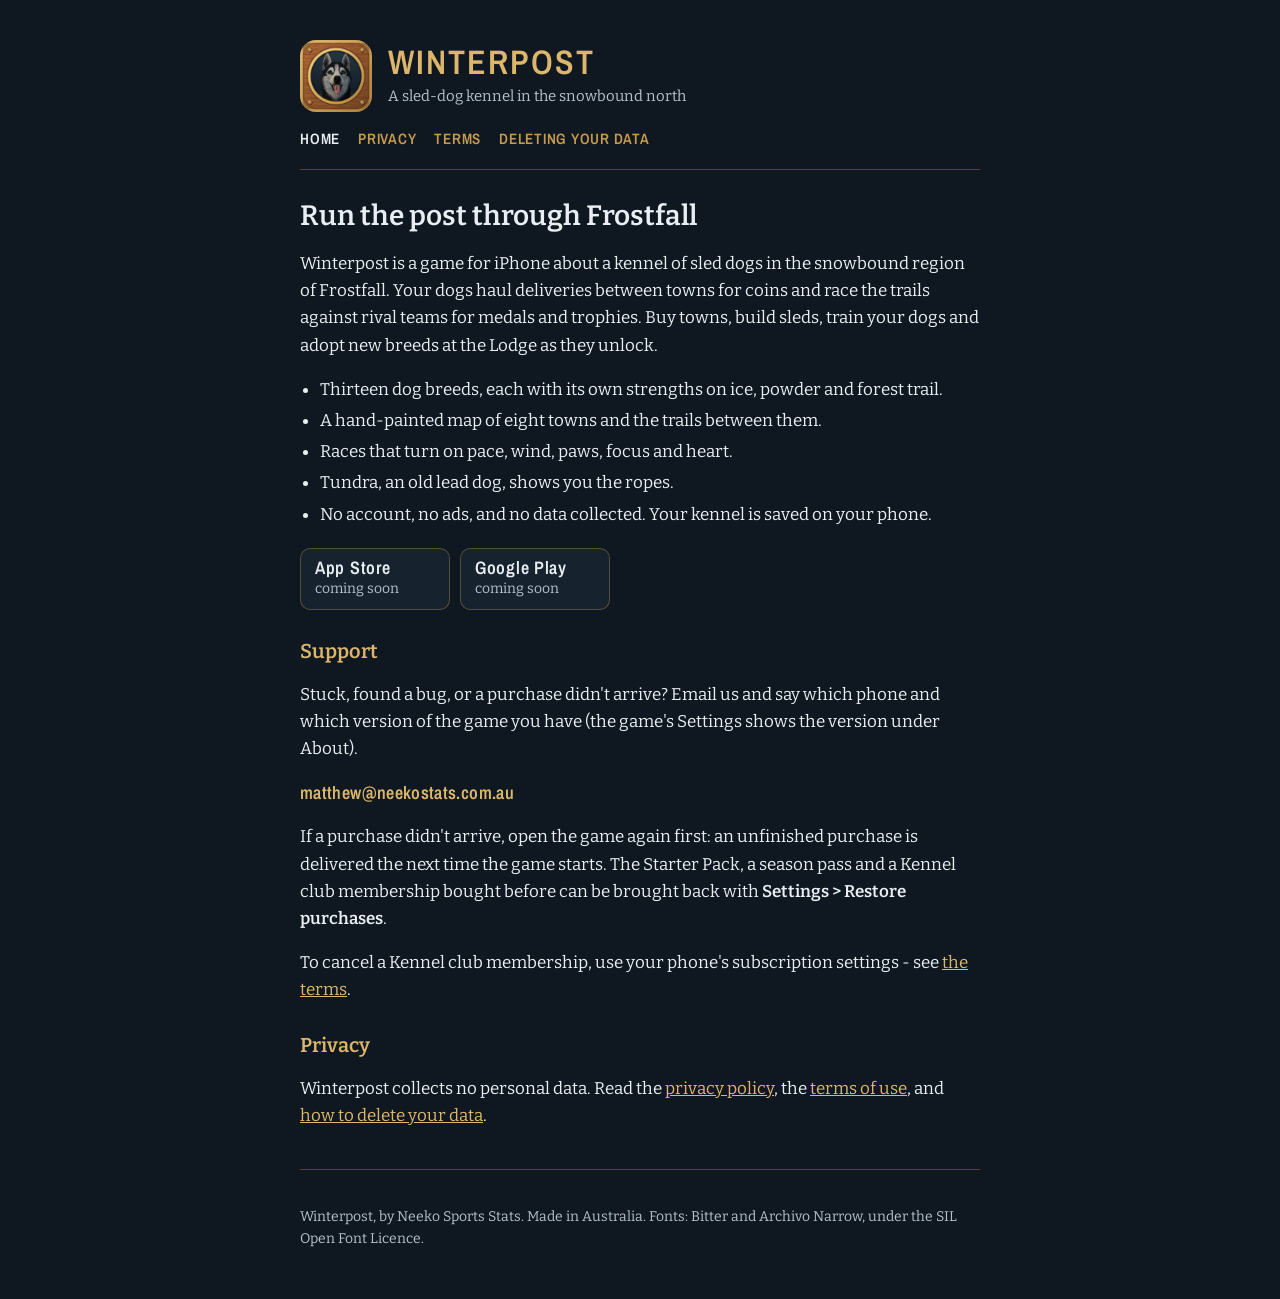
<file: index.html>
<!doctype html>
<html lang="en-AU">
<head>
<meta charset="utf-8">
<meta name="viewport" content="width=device-width, initial-scale=1">
<title>Winterpost</title>
<meta name="description" content="Winterpost: run a sled-dog kennel in the snowbound region of Frostfall. Deliver between towns, race the trails, raise your dogs.">
<meta name="theme-color" content="#0f1820">
<link rel="icon" type="image/png" href="favicon.png">
<link rel="apple-touch-icon" href="apple-touch-icon.png">
<link rel="stylesheet" href="style.css">
</head>
<body>
<header>
  <img src="icon-192.png" width="72" height="72" alt="Winterpost's icon: Juno, a husky, in a brass porthole">
  <div>
    <p class="wordmark">Winterpost</p>
    <p class="tagline">A sled-dog kennel in the snowbound north</p>
  </div>
</header>
<nav>
  <a href="index.html" aria-current="page">Home</a>
  <a href="privacy.html">Privacy</a>
  <a href="terms.html">Terms</a>
  <a href="delete-data.html">Deleting your data</a>
</nav>
<main>
  <h1>Run the post through Frostfall</h1>
  <p>Winterpost is a game for iPhone about a kennel of sled dogs in the snowbound region of Frostfall. Your dogs haul
  deliveries between towns for coins and race the trails against rival teams for medals and trophies. Buy towns, build
  sleds, train your dogs and adopt new breeds at the Lodge as they unlock.</p>
  <ul>
    <li>Thirteen dog breeds, each with its own strengths on ice, powder and forest trail.</li>
    <li>A hand-painted map of eight towns and the trails between them.</li>
    <li>Races that turn on pace, wind, paws, focus and heart.</li>
    <li>Tundra, an old lead dog, shows you the ropes.</li>
    <li>No account, no ads, and no data collected. Your kennel is saved on your phone.</li>
  </ul>
  <div class="badges">
    <p class="badge"><span class="badge-store">App Store</span> <span class="badge-note">coming soon</span></p>
    <p class="badge"><span class="badge-store">Google Play</span> <span class="badge-note">coming soon</span></p>
  </div>

  <h2 id="support">Support</h2>
  <p>Stuck, found a bug, or a purchase didn't arrive? Email us and say which phone and which version of the game you
  have (the game's Settings shows the version under About).</p>
  <p class="email">matthew@neekostats.com.au</p>
  <p>If a purchase didn't arrive, open the game again first: an unfinished purchase is delivered the next time the game
  starts. The Starter Pack, a season pass and a Kennel club membership bought before can be brought back with
  <strong>Settings &gt; Restore purchases</strong>.</p>
  <p>To cancel a Kennel club membership, use your phone's subscription settings - see
  <a href="terms.html#kennel-club">the terms</a>.</p>

  <h2>Privacy</h2>
  <p>Winterpost collects no personal data. Read the <a href="privacy.html">privacy policy</a>, the
  <a href="terms.html">terms of use</a>, and <a href="delete-data.html">how to delete your data</a>.</p>
</main>
<footer>Winterpost, by Neeko Sports Stats. Made in Australia. Fonts: Bitter and Archivo Narrow, under the SIL Open Font
Licence.</footer>
</body>
</html>
</file>
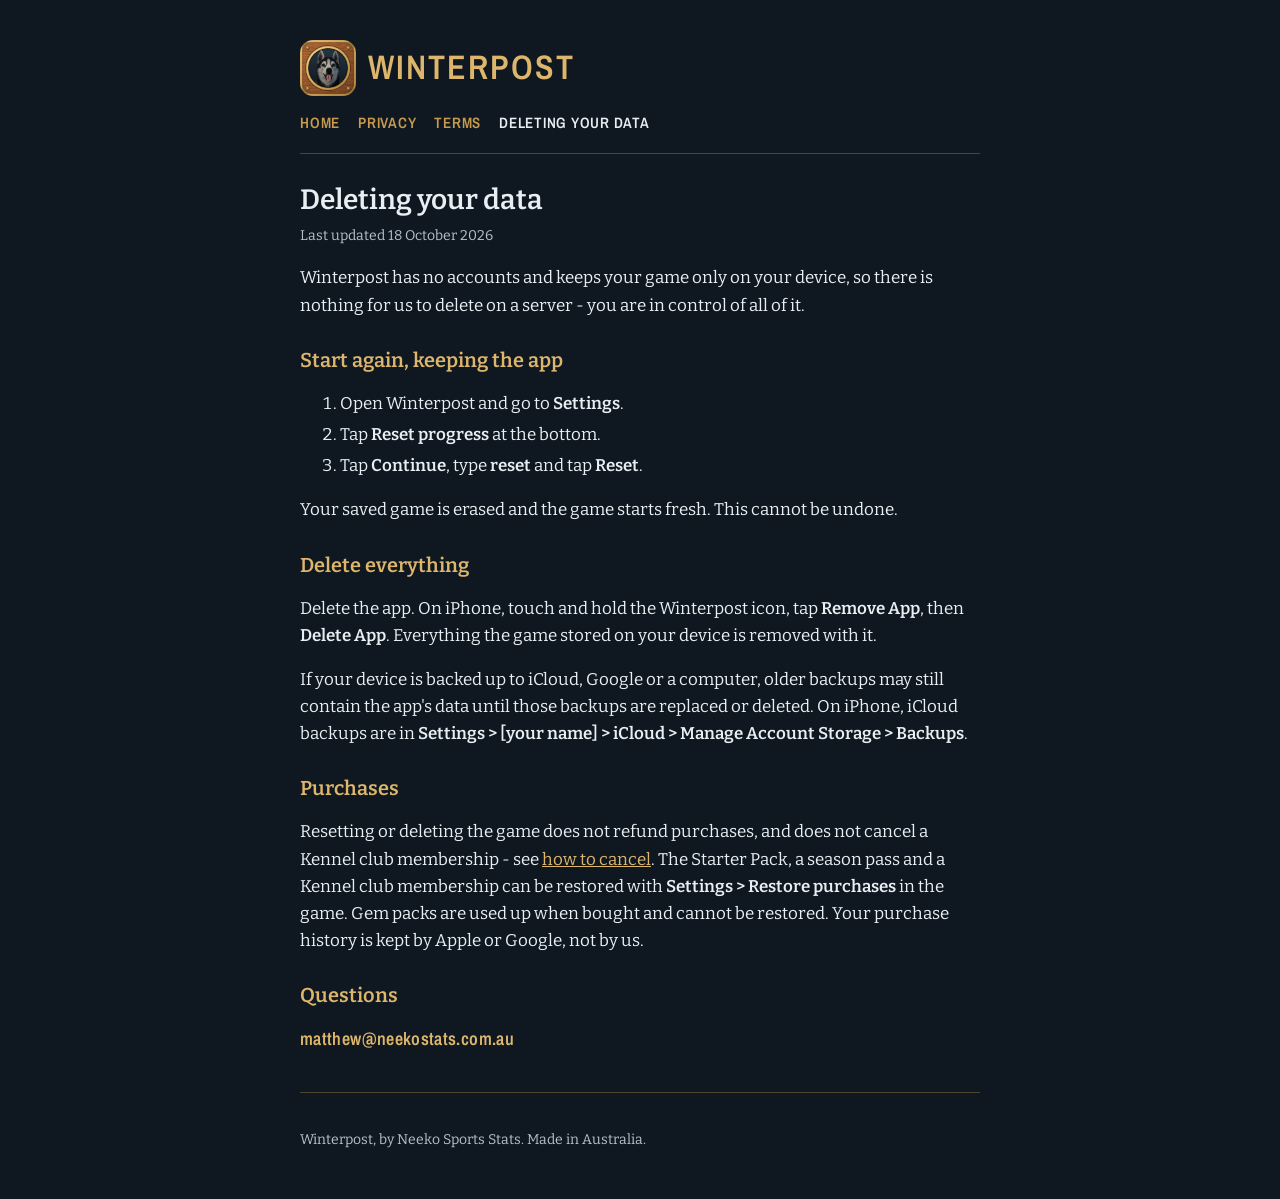
<file: delete-data.html>
<!doctype html>
<html lang="en-AU">
<head>
<meta charset="utf-8">
<meta name="viewport" content="width=device-width, initial-scale=1">
<title>Deleting your data - Winterpost</title>
<meta name="description" content="How to delete your Winterpost data: Reset progress, or delete the app.">
<meta name="theme-color" content="#0f1820">
<link rel="icon" type="image/png" href="favicon.png">
<link rel="apple-touch-icon" href="apple-touch-icon.png">
<link rel="stylesheet" href="style.css">
</head>
<body>
<header>
  <a href="index.html" class="home"><img src="icon-192.png" width="56" height="56" alt=""><span class="wordmark">Winterpost</span></a>
</header>
<nav>
  <a href="index.html">Home</a>
  <a href="privacy.html">Privacy</a>
  <a href="terms.html">Terms</a>
  <a href="delete-data.html" aria-current="page">Deleting your data</a>
</nav>
<main>
  <h1>Deleting your data</h1>
  <p class="updated">Last updated 18 October 2026</p>

  <p>Winterpost has no accounts and keeps your game only on your device, so there is nothing for us to delete on a
  server - you are in control of all of it.</p>

  <h2>Start again, keeping the app</h2>
  <ol>
    <li>Open Winterpost and go to <strong>Settings</strong>.</li>
    <li>Tap <strong>Reset progress</strong> at the bottom.</li>
    <li>Tap <strong>Continue</strong>, type <strong>reset</strong> and tap <strong>Reset</strong>.</li>
  </ol>
  <p>Your saved game is erased and the game starts fresh. This cannot be undone.</p>

  <h2>Delete everything</h2>
  <p>Delete the app. On iPhone, touch and hold the Winterpost icon, tap <strong>Remove App</strong>, then
  <strong>Delete App</strong>. Everything the game stored on your device is removed with it.</p>
  <p>If your device is backed up to iCloud, Google or a computer, older backups may still contain the app's data until
  those backups are replaced or deleted. On iPhone, iCloud backups are in <strong>Settings &gt; [your name] &gt; iCloud
  &gt; Manage Account Storage &gt; Backups</strong>.</p>

  <h2>Purchases</h2>
  <p>Resetting or deleting the game does not refund purchases, and does not cancel a Kennel club membership - see
  <a href="terms.html#kennel-club">how to cancel</a>. The Starter Pack, a season pass and a Kennel club membership can be
  restored with <strong>Settings &gt; Restore purchases</strong> in the game. Gem packs are used up when bought and
  cannot be restored. Your purchase history is kept by Apple or Google, not by us.</p>

  <h2>Questions</h2>
  <p class="email">matthew@neekostats.com.au</p>
</main>
<footer>Winterpost, by Neeko Sports Stats. Made in Australia.</footer>
</body>
</html>
</file>
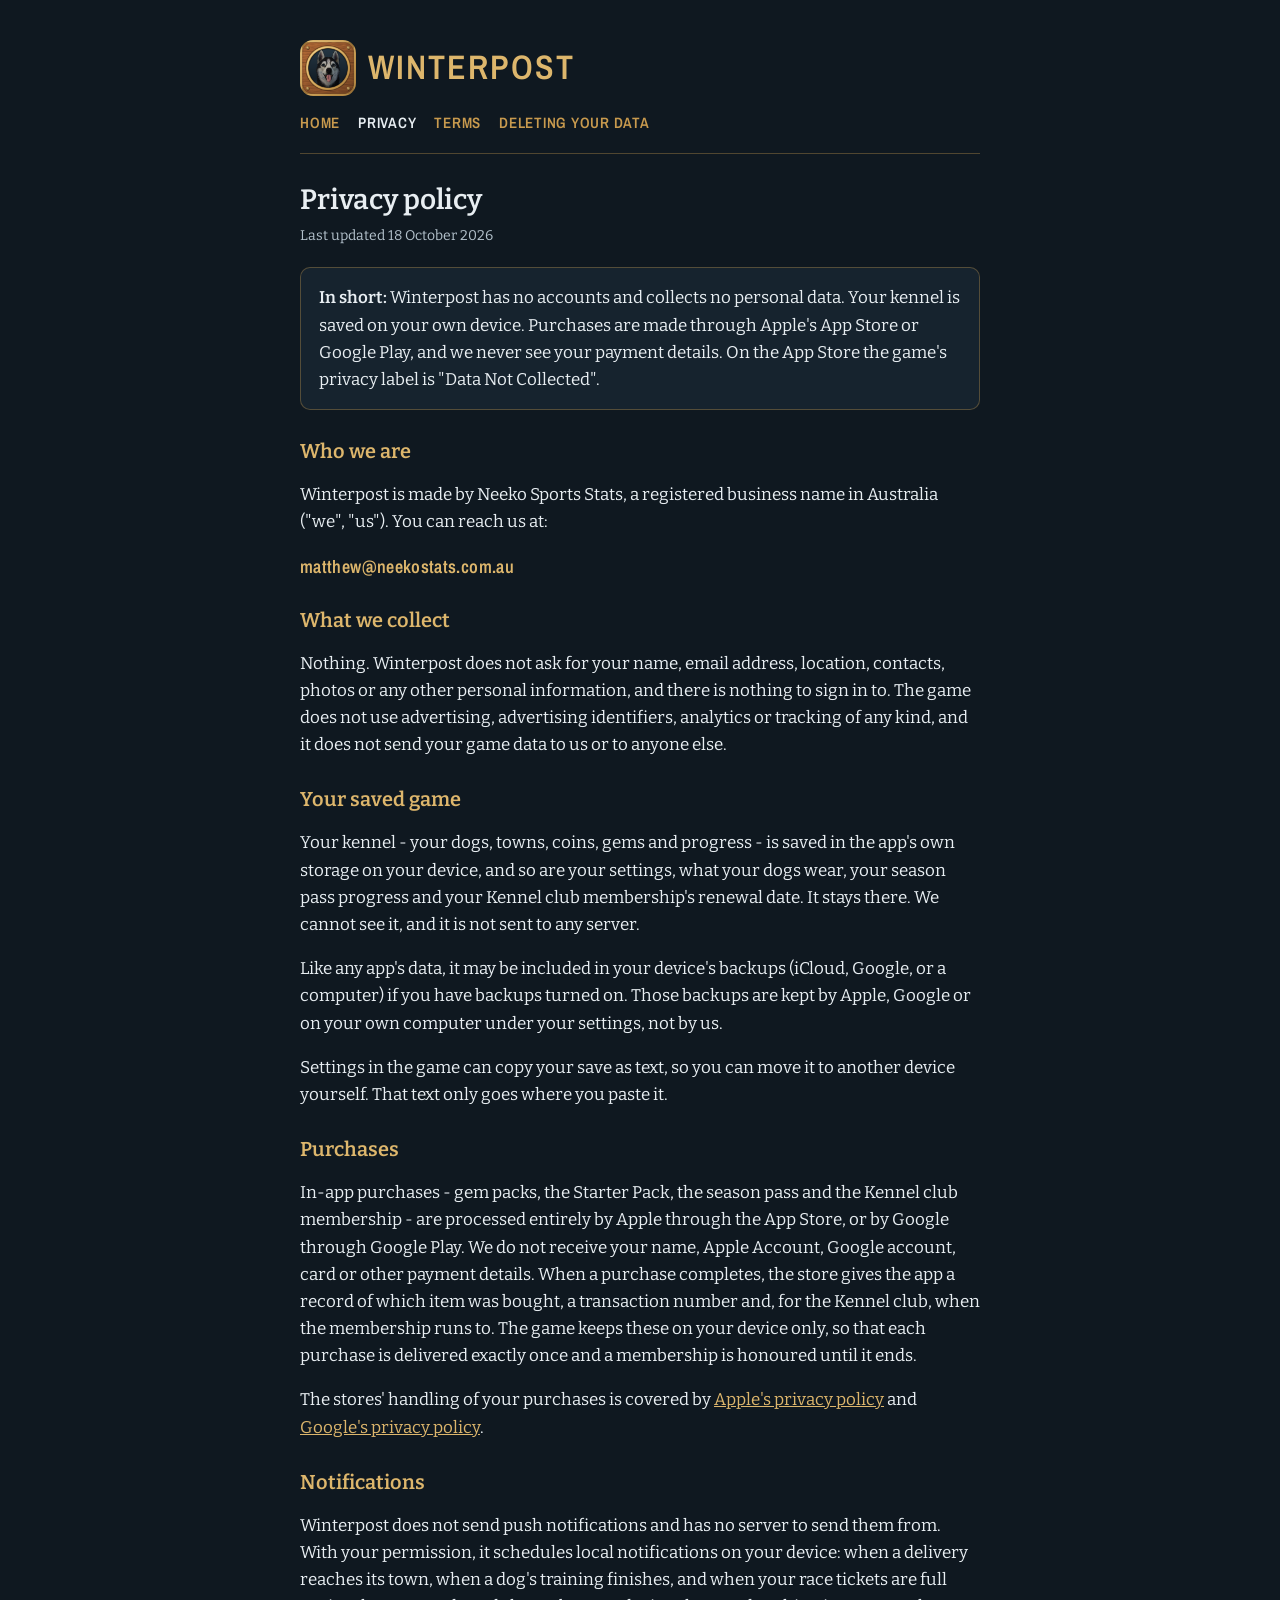
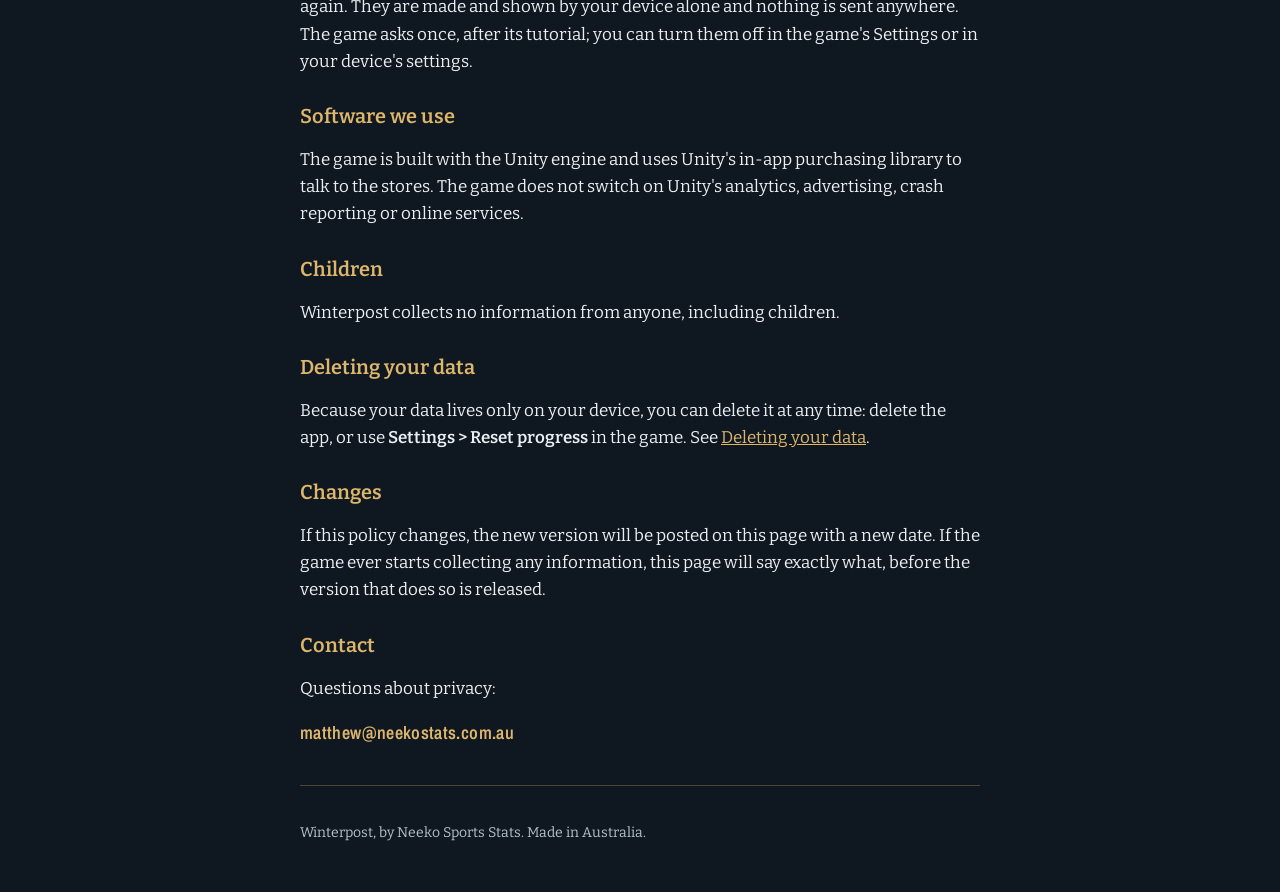
<file: privacy.html>
<!doctype html>
<html lang="en-AU">
<head>
<meta charset="utf-8">
<meta name="viewport" content="width=device-width, initial-scale=1">
<title>Privacy policy - Winterpost</title>
<meta name="description" content="Winterpost collects no personal data. Your kennel is saved on your device.">
<meta name="theme-color" content="#0f1820">
<link rel="icon" type="image/png" href="favicon.png">
<link rel="apple-touch-icon" href="apple-touch-icon.png">
<link rel="stylesheet" href="style.css">
</head>
<body>
<header>
  <a href="index.html" class="home"><img src="icon-192.png" width="56" height="56" alt=""><span class="wordmark">Winterpost</span></a>
</header>
<nav>
  <a href="index.html">Home</a>
  <a href="privacy.html" aria-current="page">Privacy</a>
  <a href="terms.html">Terms</a>
  <a href="delete-data.html">Deleting your data</a>
</nav>
<main>
  <h1>Privacy policy</h1>
  <p class="updated">Last updated 18 October 2026</p>

  <div class="card">
    <p><strong>In short:</strong> Winterpost has no accounts and collects no personal data. Your kennel is saved on your
    own device. Purchases are made through Apple's App Store or Google Play, and we never see your payment details. On
    the App Store the game's privacy label is "Data Not Collected".</p>
  </div>

  <h2>Who we are</h2>
  <p>Winterpost is made by Neeko Sports Stats, a registered business name in Australia ("we", "us").
  You can reach us at:</p>
  <p class="email">matthew@neekostats.com.au</p>

  <h2>What we collect</h2>
  <p>Nothing. Winterpost does not ask for your name, email address, location, contacts, photos or any other personal
  information, and there is nothing to sign in to. The game does not use advertising, advertising identifiers,
  analytics or tracking of any kind, and it does not send your game data to us or to anyone else.</p>

  <h2>Your saved game</h2>
  <p>Your kennel - your dogs, towns, coins, gems and progress - is saved in the app's own storage on your device, and
  so are your settings, what your dogs wear, your season pass progress and your Kennel club membership's renewal date.
  It stays there. We cannot see it, and it is not sent to any server.</p>
  <p>Like any app's data, it may be included in your device's backups (iCloud, Google, or a computer) if you have
  backups turned on. Those backups are kept by Apple, Google or on your own computer under your settings, not by us.</p>
  <p>Settings in the game can copy your save as text, so you can move it to another device yourself. That text only
  goes where you paste it.</p>

  <h2>Purchases</h2>
  <p>In-app purchases - gem packs, the Starter Pack, the season pass and the Kennel club membership - are processed
  entirely by Apple through the App Store, or by Google through Google Play. We do not receive your name, Apple Account,
  Google account, card or other payment details. When a purchase completes, the store gives the app a record of which
  item was bought, a transaction number and, for the Kennel club, when the membership runs to. The game keeps these on
  your device only, so that each purchase is delivered exactly once and a membership is honoured until it ends.</p>
  <p>The stores' handling of your purchases is covered by
  <a href="https://www.apple.com/legal/privacy/">Apple's privacy policy</a> and
  <a href="https://policies.google.com/privacy">Google's privacy policy</a>.</p>

  <h2>Notifications</h2>
  <p>Winterpost does not send push notifications and has no server to send them from. With your permission, it
  schedules local notifications on your device: when a delivery reaches its town, when a dog's training finishes, and
  when your race tickets are full again. They are made and shown by your device alone and nothing is sent anywhere. The
  game asks once, after its tutorial; you can turn them off in the game's Settings or in your device's settings.</p>

  <h2>Software we use</h2>
  <p>The game is built with the Unity engine and uses Unity's in-app purchasing library to talk to the stores. The game
  does not switch on Unity's analytics, advertising, crash reporting or online services.</p>

  <h2>Children</h2>
  <p>Winterpost collects no information from anyone, including children.</p>

  <h2>Deleting your data</h2>
  <p>Because your data lives only on your device, you can delete it at any time: delete the app, or use
  <strong>Settings &gt; Reset progress</strong> in the game. See <a href="delete-data.html">Deleting your data</a>.</p>

  <h2>Changes</h2>
  <p>If this policy changes, the new version will be posted on this page with a new date. If the game ever starts
  collecting any information, this page will say exactly what, before the version that does so is released.</p>

  <h2>Contact</h2>
  <p>Questions about privacy:</p>
  <p class="email">matthew@neekostats.com.au</p>
</main>
<footer>Winterpost, by Neeko Sports Stats. Made in Australia.</footer>
</body>
</html>
</file>
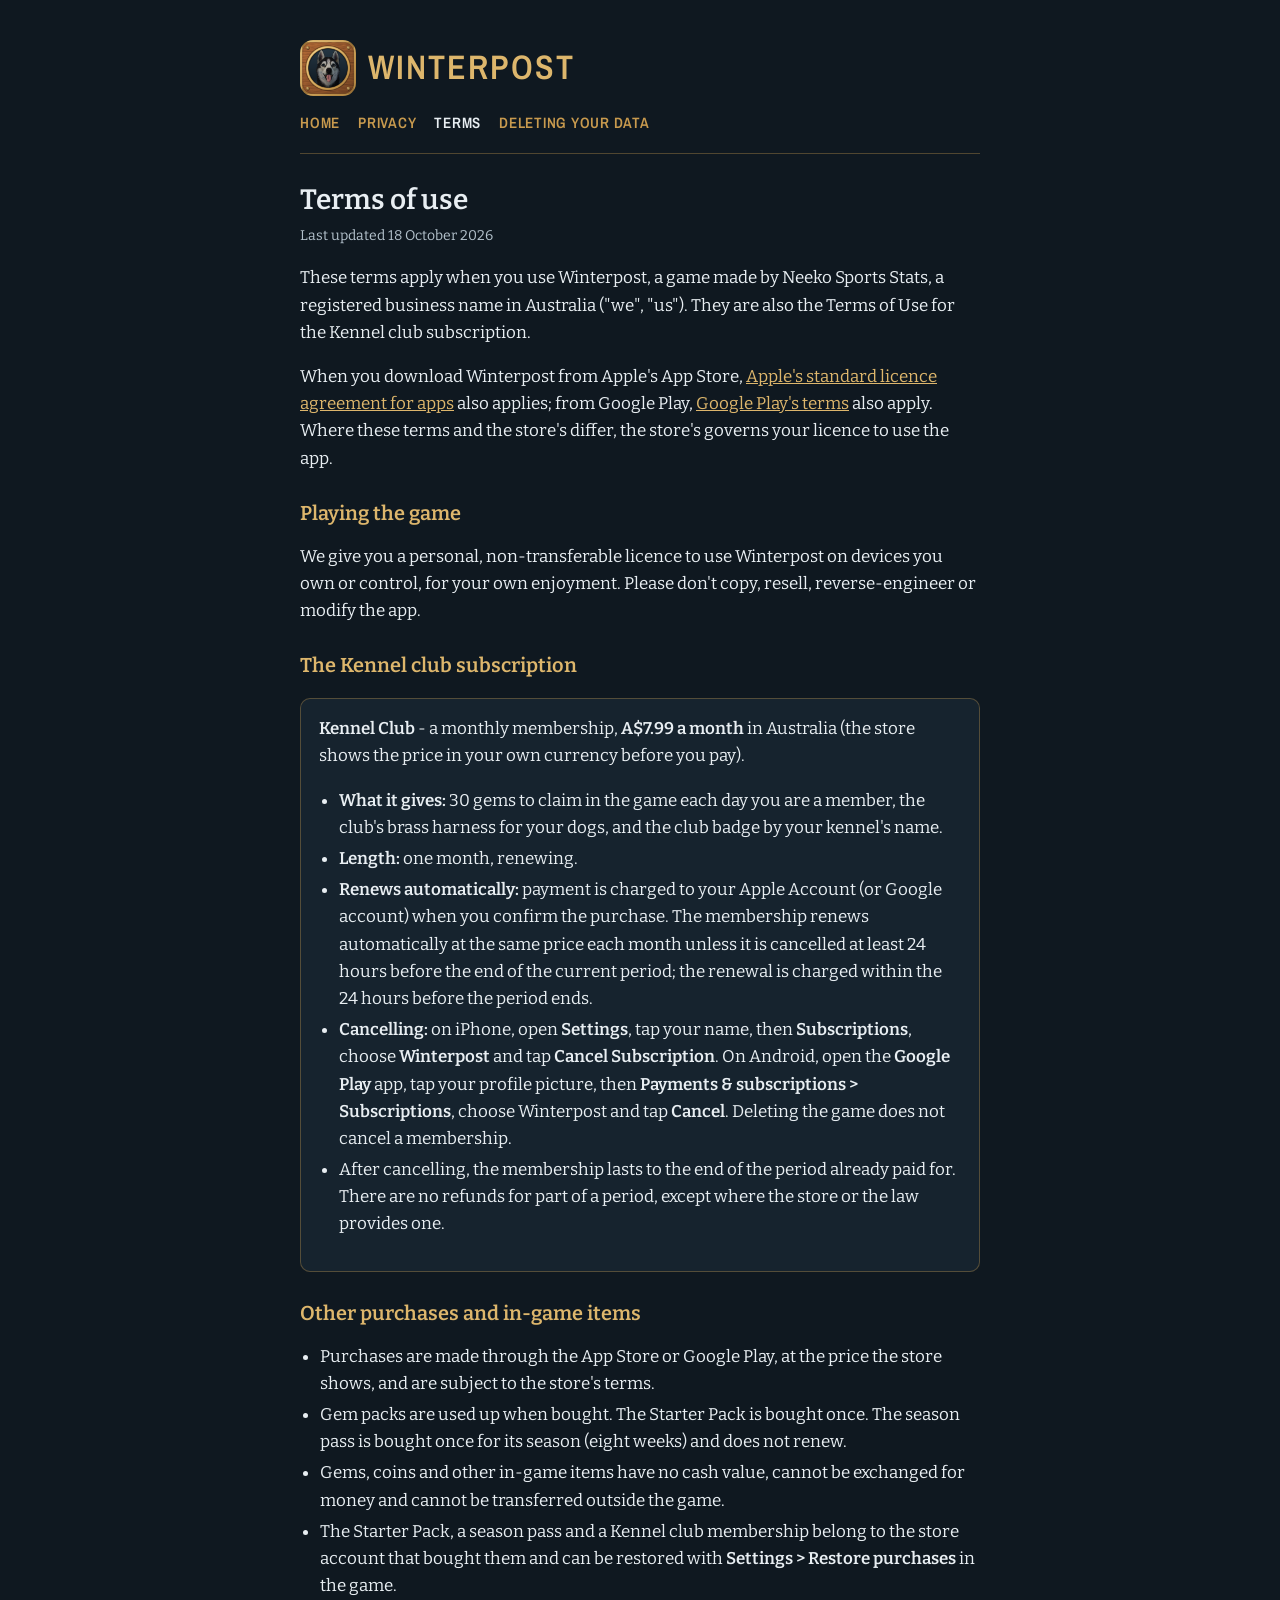
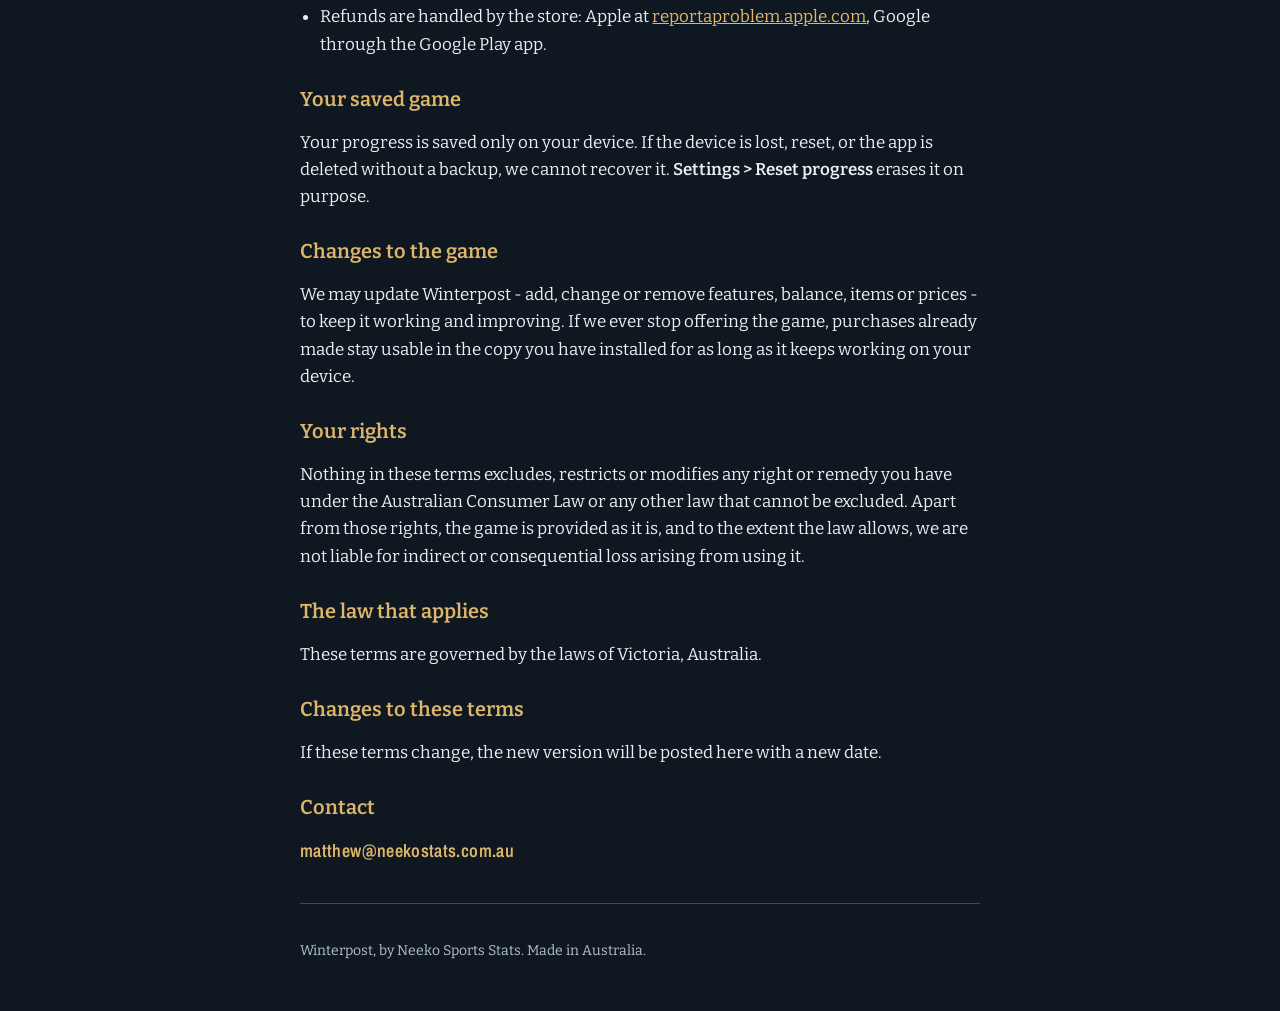
<file: terms.html>
<!doctype html>
<html lang="en-AU">
<head>
<meta charset="utf-8">
<meta name="viewport" content="width=device-width, initial-scale=1">
<title>Terms of use - Winterpost</title>
<meta name="description" content="The terms of use for Winterpost, including the Kennel club subscription.">
<meta name="theme-color" content="#0f1820">
<link rel="icon" type="image/png" href="favicon.png">
<link rel="apple-touch-icon" href="apple-touch-icon.png">
<link rel="stylesheet" href="style.css">
</head>
<body>
<header>
  <a href="index.html" class="home"><img src="icon-192.png" width="56" height="56" alt=""><span class="wordmark">Winterpost</span></a>
</header>
<nav>
  <a href="index.html">Home</a>
  <a href="privacy.html">Privacy</a>
  <a href="terms.html" aria-current="page">Terms</a>
  <a href="delete-data.html">Deleting your data</a>
</nav>
<main>
  <h1>Terms of use</h1>
  <p class="updated">Last updated 18 October 2026</p>

  <p>These terms apply when you use Winterpost, a game made by Neeko Sports Stats, a registered business name in
  Australia ("we", "us"). They are also the Terms of Use for the Kennel club subscription.</p>
  <p>When you download Winterpost from Apple's App Store,
  <a href="https://www.apple.com/legal/internet-services/itunes/dev/stdeula/">Apple's standard licence agreement for
  apps</a> also applies; from Google Play, <a href="https://play.google.com/about/play-terms/">Google Play's terms</a>
  also apply. Where these terms and the store's differ, the store's governs your licence to use the app.</p>

  <h2>Playing the game</h2>
  <p>We give you a personal, non-transferable licence to use Winterpost on devices you own or control, for your own
  enjoyment. Please don't copy, resell, reverse-engineer or modify the app.</p>

  <h2 id="kennel-club">The Kennel club subscription</h2>
  <div class="card">
    <p><strong>Kennel Club</strong> - a monthly membership, <strong>A$7.99 a month</strong> in Australia (the store shows
    the price in your own currency before you pay).</p>
    <ul>
      <li><strong>What it gives:</strong> 30 gems to claim in the game each day you are a member, the club's brass harness
      for your dogs, and the club badge by your kennel's name.</li>
      <li><strong>Length:</strong> one month, renewing.</li>
      <li><strong>Renews automatically:</strong> payment is charged to your Apple Account (or Google account) when you
      confirm the purchase. The membership renews automatically at the same price each month unless it is cancelled at
      least 24 hours before the end of the current period; the renewal is charged within the 24 hours before the period
      ends.</li>
      <li><strong>Cancelling:</strong> on iPhone, open <strong>Settings</strong>, tap your name, then
      <strong>Subscriptions</strong>, choose <strong>Winterpost</strong> and tap <strong>Cancel Subscription</strong>.
      On Android, open the <strong>Google Play</strong> app, tap your profile picture, then <strong>Payments &amp;
      subscriptions &gt; Subscriptions</strong>, choose Winterpost and tap <strong>Cancel</strong>. Deleting the game does
      not cancel a membership.</li>
      <li>After cancelling, the membership lasts to the end of the period already paid for. There are no refunds for
      part of a period, except where the store or the law provides one.</li>
    </ul>
  </div>

  <h2>Other purchases and in-game items</h2>
  <ul>
    <li>Purchases are made through the App Store or Google Play, at the price the store shows, and are subject to the
    store's terms.</li>
    <li>Gem packs are used up when bought. The Starter Pack is bought once. The season pass is bought once for its
    season (eight weeks) and does not renew.</li>
    <li>Gems, coins and other in-game items have no cash value, cannot be exchanged for money and cannot be transferred
    outside the game.</li>
    <li>The Starter Pack, a season pass and a Kennel club membership belong to the store account that bought them and
    can be restored with <strong>Settings &gt; Restore purchases</strong> in the game.</li>
    <li>Refunds are handled by the store: Apple at <a href="https://reportaproblem.apple.com">reportaproblem.apple.com</a>,
    Google through the Google Play app.</li>
  </ul>

  <h2>Your saved game</h2>
  <p>Your progress is saved only on your device. If the device is lost, reset, or the app is deleted without a backup,
  we cannot recover it. <strong>Settings &gt; Reset progress</strong> erases it on purpose.</p>

  <h2>Changes to the game</h2>
  <p>We may update Winterpost - add, change or remove features, balance, items or prices - to keep it working and
  improving. If we ever stop offering the game, purchases already made stay usable in the copy you have installed for as
  long as it keeps working on your device.</p>

  <h2>Your rights</h2>
  <p>Nothing in these terms excludes, restricts or modifies any right or remedy you have under the Australian Consumer
  Law or any other law that cannot be excluded. Apart from those rights, the game is provided as it is, and to the
  extent the law allows, we are not liable for indirect or consequential loss arising from using it.</p>

  <h2>The law that applies</h2>
  <p>These terms are governed by the laws of Victoria, Australia.</p>

  <h2>Changes to these terms</h2>
  <p>If these terms change, the new version will be posted here with a new date.</p>

  <h2>Contact</h2>
  <p class="email">matthew@neekostats.com.au</p>
</main>
<footer>Winterpost, by Neeko Sports Stats. Made in Australia.</footer>
</body>
</html>
</file>
<file: style.css>
/* Winterpost's site: the game's navy, timber and brass, its own two faces (Bitter, Archivo Narrow - SIL Open Font
   Licence, served from this folder so no third party sees a visitor). */
@font-face { font-family: "Bitter"; src: url("fonts/Bitter-400.ttf") format("truetype"); font-weight: 400; font-display: swap; }
@font-face { font-family: "Bitter"; src: url("fonts/Bitter-600.ttf") format("truetype"); font-weight: 600; font-display: swap; }
@font-face { font-family: "Archivo Narrow"; src: url("fonts/ArchivoNarrow-600.ttf") format("truetype"); font-weight: 600; font-display: swap; }

:root {
  --navy: #0f1820;
  --navy-2: #16232e;
  --frost: #e8eef2;
  --frost-dim: #b4c2cc;
  --brass: #c89a4e;
  --brass-light: #ddb66c;
  --timber: #3a2a1e;
  --rule: rgba(200, 154, 78, 0.35);
  color-scheme: dark;
}

* { box-sizing: border-box; }

html, body { margin: 0; }

body {
  background: var(--navy);
  color: var(--frost);
  font: 400 17px/1.6 "Bitter", Georgia, "Times New Roman", serif;
  padding: 0 16px;
}

main, header, footer { max-width: 680px; margin: 0 auto; }

header { padding: 40px 0 8px; display: flex; align-items: center; gap: 16px; }
header img { width: 72px; height: 72px; border-radius: 16px; flex: none; }
header a { color: inherit; text-decoration: none; }

.wordmark {
  font: 600 34px/1.1 "Archivo Narrow", "Arial Narrow", sans-serif;
  letter-spacing: 0.06em;
  text-transform: uppercase;
  color: var(--brass-light);
  margin: 0;
}

.tagline { margin: 2px 0 0; color: var(--frost-dim); font-size: 15px; }

nav { max-width: 680px; margin: 0 auto; padding: 8px 0 20px; display: flex; flex-wrap: wrap; gap: 6px 18px;
      border-bottom: 1px solid var(--rule); }
nav a { font: 600 15px/1.4 "Archivo Narrow", "Arial Narrow", sans-serif; letter-spacing: 0.05em; text-transform: uppercase;
        color: var(--brass); text-decoration: none; }
nav a[aria-current="page"] { color: var(--frost); }

h1 { font: 600 28px/1.25 "Bitter", Georgia, serif; margin: 28px 0 8px; text-wrap: balance; }
h2 { font: 600 20px/1.3 "Bitter", Georgia, serif; margin: 28px 0 6px; color: var(--brass-light); }
p, li { max-width: 65ch; }
a { color: var(--brass-light); }
ul { padding-left: 1.2em; }
li + li { margin-top: 4px; }

.updated { color: var(--frost-dim); font-size: 14px; margin-top: 0; }

.card { background: var(--navy-2); border: 1px solid var(--rule); border-radius: 10px; padding: 16px 18px; margin: 20px 0; }
.card p:first-child { margin-top: 0; }
.card p:last-child { margin-bottom: 0; }

header .home { display: flex; align-items: center; gap: 12px; }
header .home img { width: 56px; height: 56px; border-radius: 13px; }

.email { font: 600 18px/1.4 "Archivo Narrow", "Arial Narrow", sans-serif; letter-spacing: 0.02em; color: var(--brass-light);
         overflow-wrap: anywhere; user-select: all; }

.badges { display: flex; flex-wrap: wrap; gap: 10px; margin: 20px 0; }
.badge { margin: 0; padding: 8px 14px; border: 1px solid var(--rule); border-radius: 10px; background: var(--navy-2);
         display: flex; flex-direction: column; min-width: 150px; }
.badge-store { font: 600 18px/1.2 "Archivo Narrow", "Arial Narrow", sans-serif; letter-spacing: 0.04em; color: var(--frost); }
.badge-note { font-size: 14px; color: var(--frost-dim); }

@media (max-width: 480px) {
  body { font-size: 16px; }
  header { padding-top: 24px; }
  .wordmark { font-size: 28px; }
  h1 { font-size: 24px; }
}

footer { padding: 36px 0 48px; color: var(--frost-dim); font-size: 14px; border-top: 1px solid var(--rule); margin-top: 40px; }
</file>
